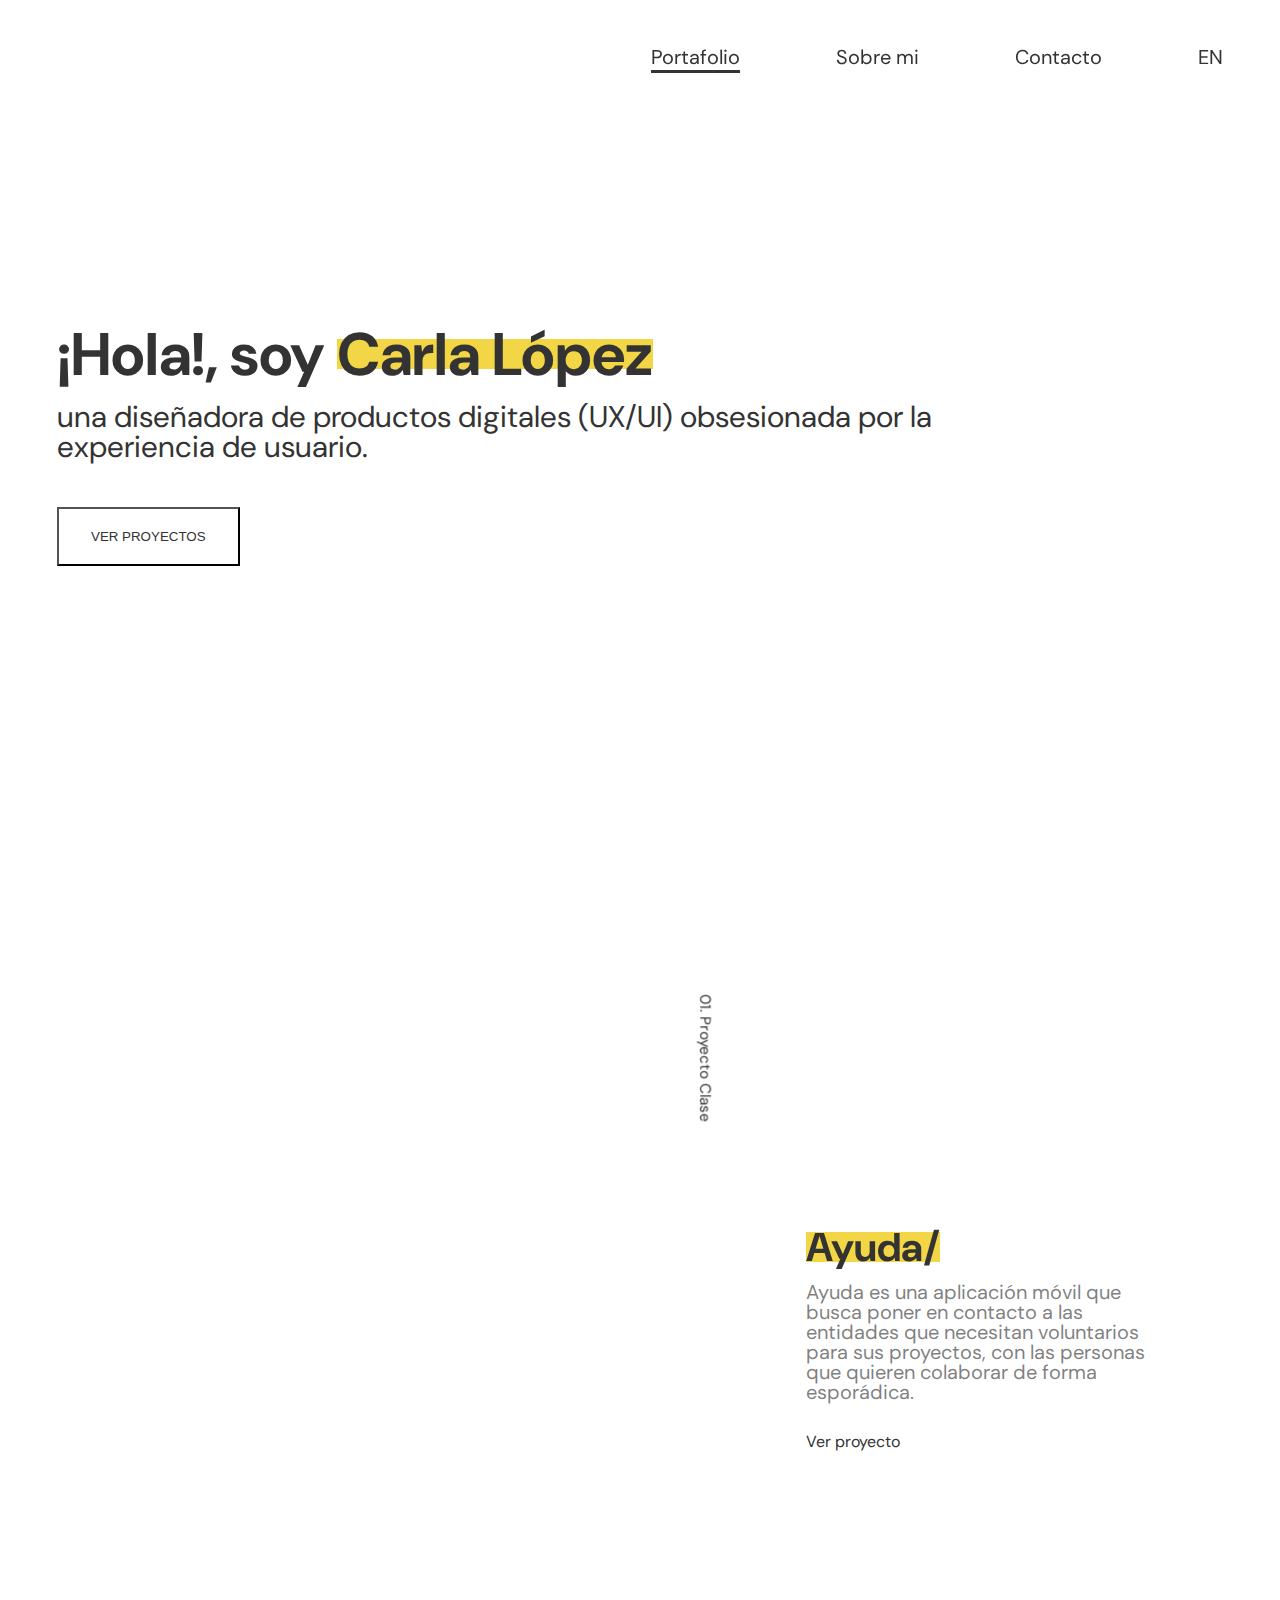
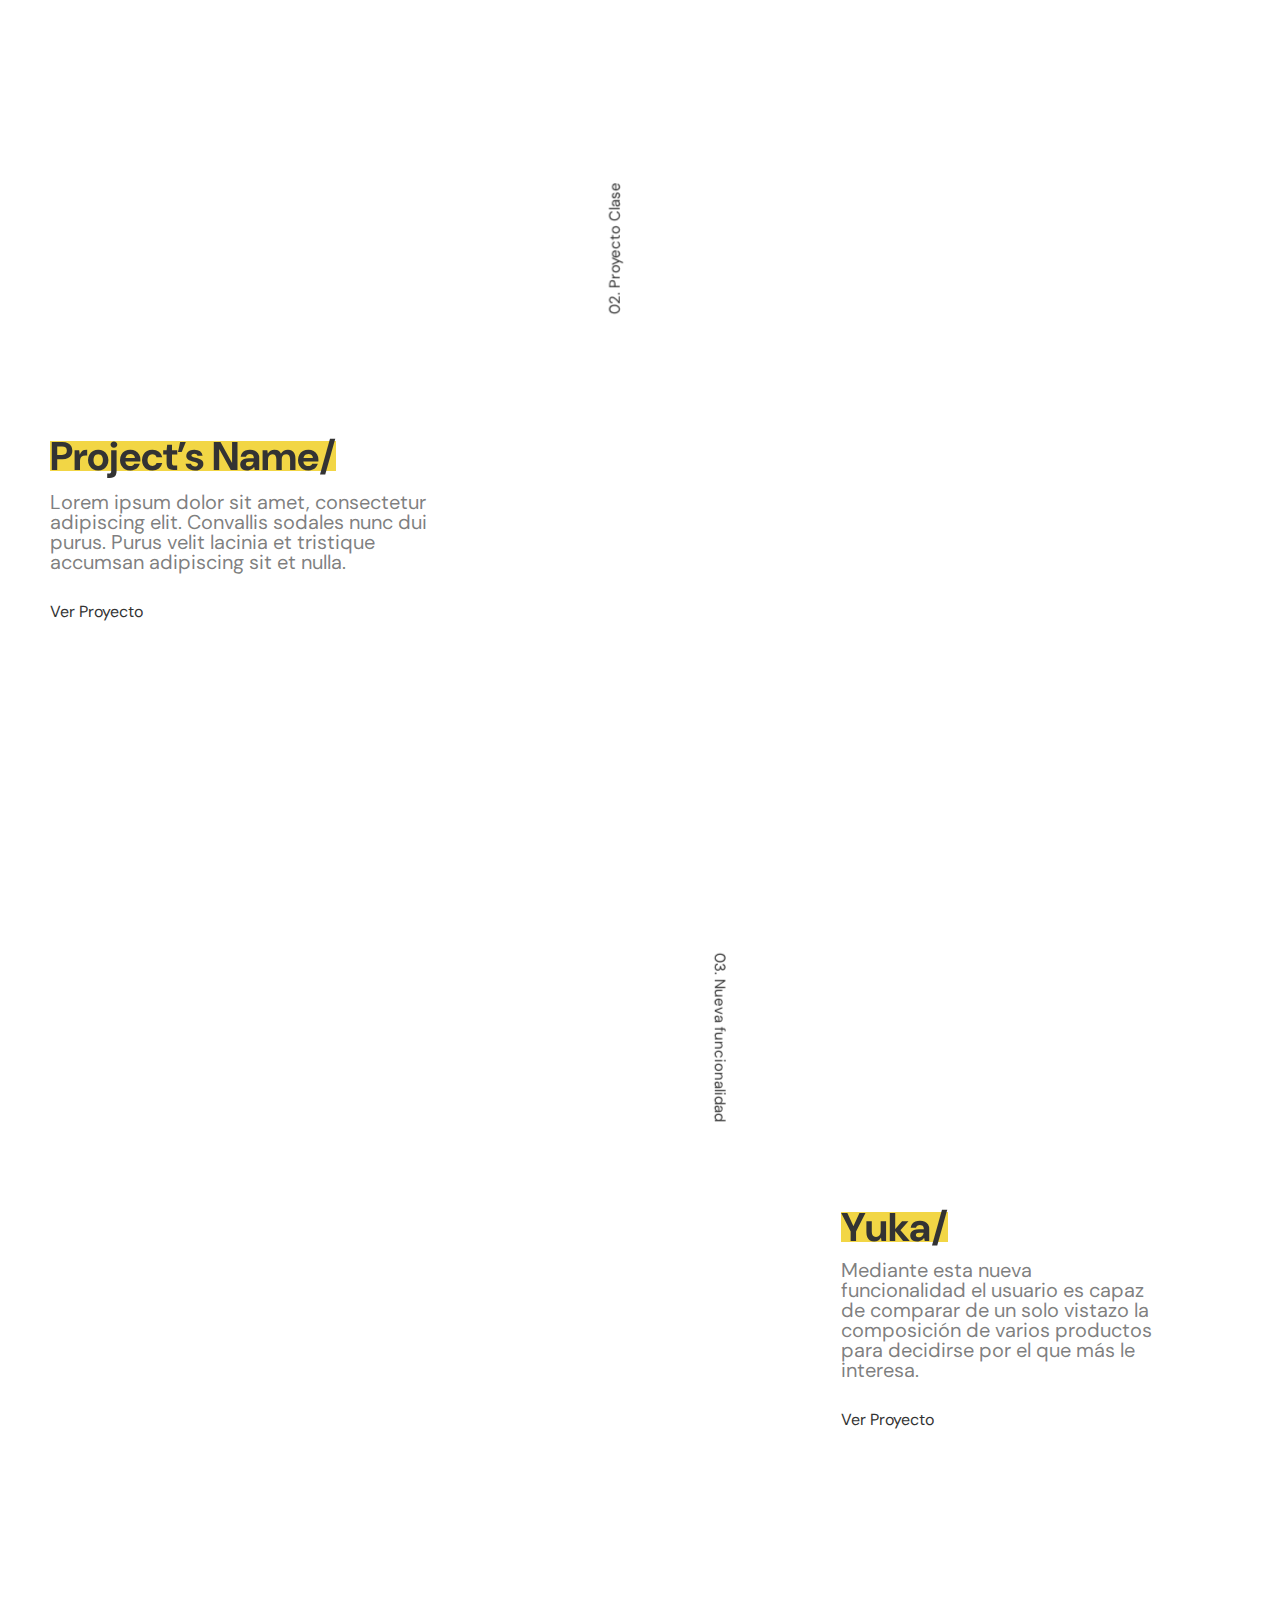
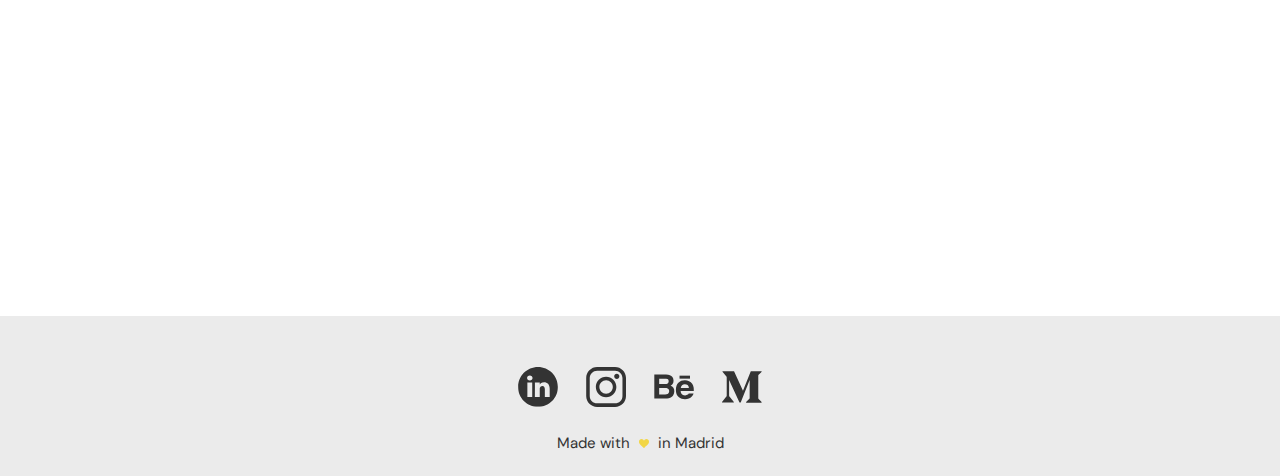
<file: index.html>
<!DOCTYPE html>
<html lang="en">

<head>
  <meta charset="UTF-8">
  <meta name="viewport" content="width=device-width, initial-scale=1.0">
  <title>Carla López</title>
  <link rel="stylesheet" href="css/reset.css">
  <link rel="stylesheet" href="css/style.css">
  <link href="https://fonts.googleapis.com/css2?family=DM+Sans:wght@400;500;700&display=swap" rel="stylesheet">
  <link href="https://unpkg.com/aos@2.3.1/dist/aos.css" rel="stylesheet">
  <script src="https://unpkg.com/aos@2.3.1/dist/aos.js"></script>
</head>

<body>


  <div class="mobile-content">
    <img src="images/Group 37 (2).png" alt="foto carla">
    <div><h1>Actualmente estoy trabajando en la versión móvil de mi portafolio. Si quieres verlo correctamente, accede desde tu ordenador.</h1></div>
  </div>






  <div class="desktop-content">
  <header>
    <nav class="estilo">
      <ul>
        <li><a class="here" href="#">Portafolio</a></li>
        <li><a href="sobre mi.html">Sobre mi</a></li>
        <li><a id=down href="mailto:car13lopez@gmail.com?Subject=¡Trabajemos%20juntos!">Contacto</a></li>
        <li><a id=down href="English.html">EN</a></li>
      </ul>
    </nav>
  </header>

  <main>
    <div class="hello content">
      <div>
        <h1 class="name"> ¡Hola!, soy <span class="deco">Carla López<div class="orange-link"></div></span></h1>
        <h2>una diseñadora de productos digitales (UX/UI) obsesionada por la experiencia de usuario. </h2>
        <div>
          <a href="#first"> <button> VER PROYECTOS
          </button></a>
        </div>
      </div>
      
    </div>

    <section class="projects-container" id="first">
      <div class="project-left">
        <div data-aos="fade-right"
        data-aos-offset="300"
        data-aos-easing="ease-in-sine"><img src="images/1.png" alt="Imagen proyecto 1" class="Project-image"></div>
        <h4 class="roteright">01. Proyecto Clase</h4>
        <div class="project-info">
          <h3> <span class="deco">Ayuda/ <div class="orange-link"></div></span> </h3>
          <p>Ayuda es una aplicación móvil que busca poner en contacto a las entidades que necesitan voluntarios para sus proyectos, con las personas que quieren colaborar de forma esporádica.</p>
            <div class="seemore">
            <a href="#">Ver proyecto</a>
            </div>
        </div>
      </div>
      <div>
        <div class="project-left">
          <div class="project-info">
            <h3> <span class="deco">Project’s Name/ <div class="orange-link"></div></span> </h3>
            <p>Lorem ipsum dolor sit amet, consectetur adipiscing elit. Convallis sodales nunc dui purus. Purus velit
              lacinia et tristique accumsan adipiscing sit et nulla. </p>
            <a href="#">Ver Proyecto</a>
          </div>
          <h4 class="roteleft">02. Proyecto Clase</h4>
          <div data-aos="fade-left"
          data-aos-offset="300"
          data-aos-easing="ease-in-sine">
          <img src="images/Frame 1 (3).png" alt="Imagen proyecto 2" class="Project-image"> </div>
        </div>
      </div>

        <div class="project-left">
          <div data-aos="fade-right"
          data-aos-offset="300"
          data-aos-easing="ease-in-sine"> <img src="images/iPhone 8 Plus YUKA.png" alt="Imagen proyecto 1" class="Project-image"></div>
          <h4 class="roteright leftphoto">03. Nueva funcionalidad</h4>
  
          <div class="project-info">
            <h3> <span class="deco">Yuka/ <div class="orange-link"></div></span></h3>
            <p>Mediante esta nueva funcionalidad el usuario es capaz de comparar de un solo vistazo la composición de varios productos para decidirse por el que más le interesa. </p>
              <div class="see-more">
              <a href="#">Ver Proyecto</a>
              </div>
          </div>
        </div>

    </section>

  </main>
</body>
<footer>
<div class="footer">
  <div class="social-networks">
    <div class=center>
      <a href="https://www.linkedin.com/in/carla-l%C3%B3pez-rodr%C3%ADguez/" target="_blank"> <img id="linkedin" src="images/linkedin 1.svg"></a>
      <a href="https://www.instagram.com/its.carlopez/" target="_blank"> <img id="instagram" src="images/Group.svg"></a>
        <a href="https://www.behance.net/carlopez1" target="_blank"> <img id="behance" src="images/behance.svg"></a>
          <a href="https://medium.com/@car.lopez" target="_blank"> <img id="medium" src="images/medio 1.svg"></a>
    </div>
  </div>
  <div>
    <h4>Made with <svg class="heart" viewBox="0 0 32 29.6">
      <path d="M23.6,0c-3.4,0-6.3,2.7-7.6,5.6C14.7,2.7,11.8,0,8.4,0C3.8,0,0,3.8,0,8.4c0,9.4,9.5,11.9,16,21.2
c6.1-9.3,16-12.1,16-21.2C32,3.8,28.2,0,23.6,0z"></path>
</svg> in Madrid</h4>
  </div>
</div>
</footer>
</div>
<script>
  AOS.init();
</script>
</html>
</file>
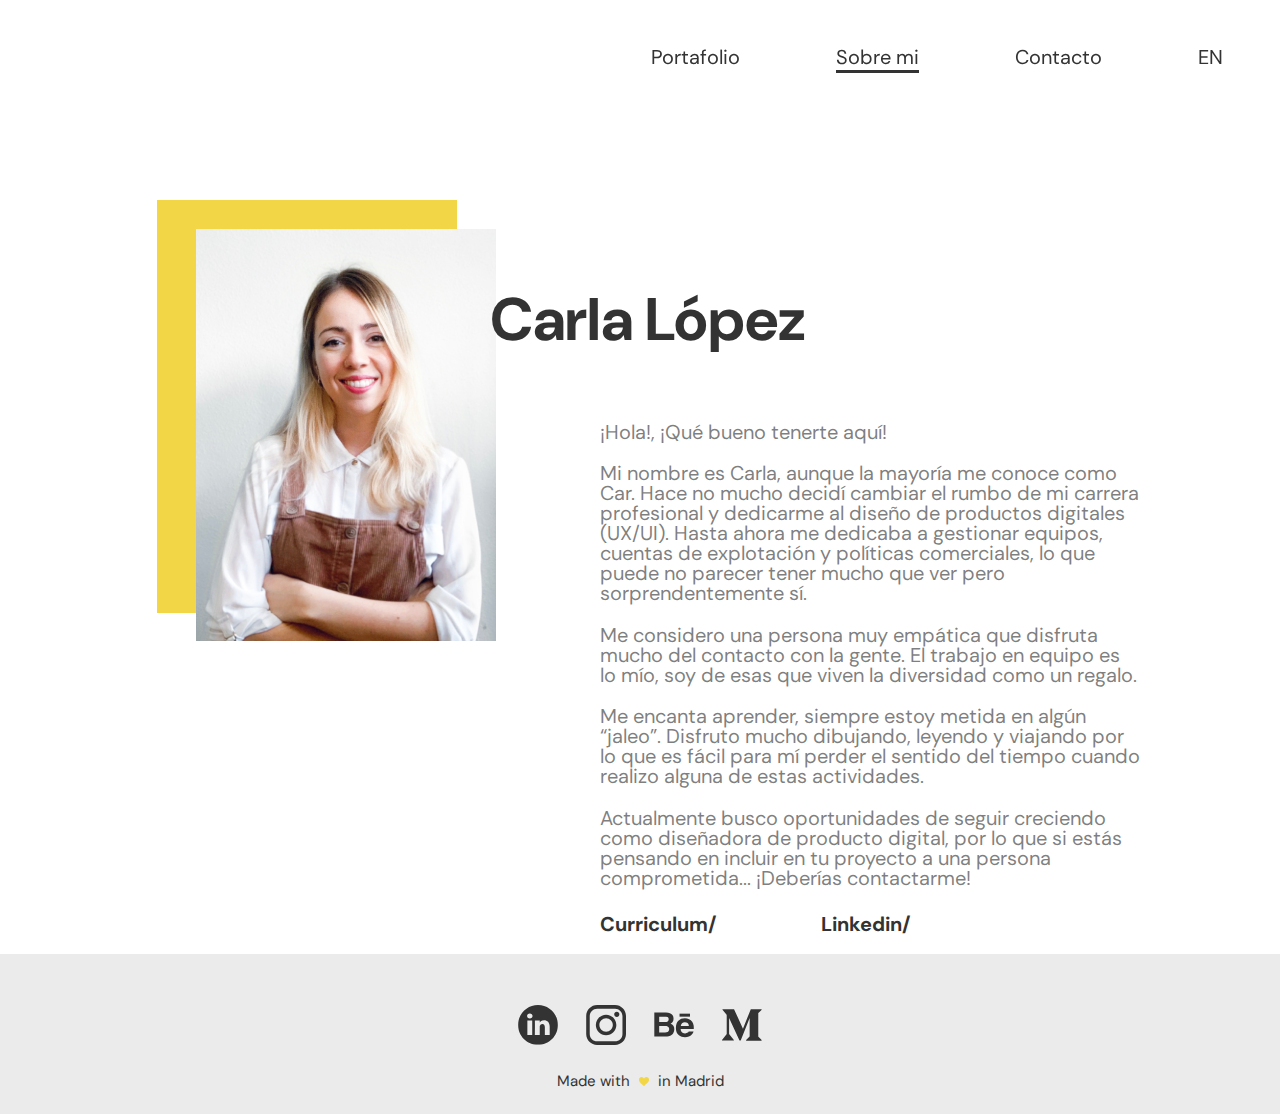
<file: sobre mi.html>
<!DOCTYPE html>
<html lang="en">

<head>
  <meta charset="UTF-8">
  <meta name="viewport" content="width=device-width, initial-scale=1.0">
  <title>Sobre mi</title>
  <link rel="stylesheet" href="css/reset.css">
  <link rel="stylesheet" href="css/style2.css">
  <link href="https://fonts.googleapis.com/css2?family=DM+Sans:wght@400;500;700&display=swap" rel="stylesheet">
</head>

<body>
  <header>
    <nav class="estilo">
      <ul>
        <li><a href="index.html">Portafolio</a></li>
        <li><a class="here" href="sobre mi.html">Sobre mi</a></li>
        <li><a id=down href="mailto:car13lopez@gmail.com?Subject=¡Trabajemos%20juntos!">Contacto</a></li>
        <li><a id=down href="English.html">EN</a></li>
      </ul>
    </nav>
  </header>
  <main>
<section class="description">
      <div class="container">
      <img id="yo" src="images/Group 37 (2).png" alt="foto carla">
<div class="textimage"><h1 class="name">Carla López</h1></div>
<div class="aboutme">
<p>¡Hola!, ¡Qué bueno tenerte aquí!</p>
   <p>Mi nombre es Carla, aunque la mayoría me conoce como Car. Hace no mucho decidí cambiar el rumbo de mi carrera profesional y dedicarme al diseño de productos digitales (UX/UI). Hasta ahora me dedicaba a gestionar equipos, cuentas de explotación y políticas comerciales, lo que puede no parecer tener mucho que ver pero sorprendentemente sí.</p>
    
    <p>Me considero una persona muy empática que disfruta mucho del contacto con la gente. El trabajo en equipo es lo mío, soy de esas que viven la diversidad como un regalo.</p>
    
    <p>Me encanta aprender, siempre estoy metida en algún “jaleo”. Disfruto mucho dibujando, leyendo y viajando por lo que es fácil para mí perder el sentido del tiempo cuando realizo alguna de estas actividades.</p>
    
    <p>Actualmente busco oportunidades de seguir creciendo como diseñadora de producto digital, por lo que si estás pensando en incluir en tu proyecto a una persona comprometida... ¡Deberías contactarme!</p>
</div>    
</div>
</div>
</section>
<a class="links" href="images/Resume.pdf" target="_blank">Curriculum/</a>
<a class="links separacion" href="https://www.linkedin.com/in/carla-l%C3%B3pez-rodr%C3%ADguez/" target="_blank">Linkedin/</a>
  </main>
</body>

<footer>
<div class="footer">
  <div class="social-networks">
    <div class=center>
      <a href="https://www.linkedin.com/in/carla-l%C3%B3pez-rodr%C3%ADguez/" target="_blank"> <img id="linkedin" src="images/linkedin 1.svg"></a>
      <a href="https://www.instagram.com/its.carlopez/" target="_blank"> <img id="instagram" src="images/Group.svg"></a>
        <a href="https://www.behance.net/carlopez1" target="_blank"> <img id="behance" src="images/behance.svg"></a>
          <a href="https://medium.com/@car.lopez" target="_blank"> <img id="medium" src="images/medio 1.svg"></a>
    </div>
  </div>
  <div>
    <h4>Made with <svg class="heart" viewBox="0 0 32 29.6">
      <path d="M23.6,0c-3.4,0-6.3,2.7-7.6,5.6C14.7,2.7,11.8,0,8.4,0C3.8,0,0,3.8,0,8.4c0,9.4,9.5,11.9,16,21.2
c6.1-9.3,16-12.1,16-21.2C32,3.8,28.2,0,23.6,0z"></path>
</svg> in Madrid</h4>
  </div>
</div>
</footer>

</html>
</file>
<file: css/style.css>
* {
    box-sizing: border-box;
  }

.content{
    margin: 0% auto;
    width: 1166px;
}

nav {
    font-style: normal;
    font-size: 20px;
    padding: 20px 40px 20px 40 px;
    display: flex;
    justify-content: flex-end;
    align-items: center;
    position: fixed;
    max-width: 1166px;
    top: 0;
    left:0;
    right:0;
    width: 100%;
    margin: 0 auto;
    /*width: 1166px; */

}

nav ul a {
    margin-left: 96px;

}

ul {
    display: flex;
    flex-direction: row;
    margin-top: 4%;
}

a{ color:#333333;
    text-decoration:none
}

a:hover {
    color: #b1b1b1;
  }

.here{
    text-decoration: none; 
    border-bottom: 3px solid #333333;


  }
.name {
    font-size: 60px;
    font-weight: 700;
    line-height: 40px;
}

.deco {
    position:relative;
    line-height: 30px;
}

h2{font-size: 30px;
    font-weight: 400;
    width: 900px;
    margin-top: 3%;
    margin-bottom: 5%;

}

.project-left {
    display: flex;
    align-items: center;
    margin-bottom: 160px;
  }
  .project-right {
    display: flex;
    align-items: center;
    margin-bottom: 160px;
  }

.projects-container {
    padding: 32px 0px;
  }
  
  
.project-image {
    width: 40%;
    margin-left: 160px;
  }
  
.project-info {
    width: 60%;
    padding-left: 50px;
    padding-right: 120px;
  }
.project-info p{
    margin-bottom: 32px;
}

body{font-family: 'DM Sans', sans-serif;
    color:#333333;
    
}

p{
    font-size: 20px;
    margin-top: 4%;
    font-weight: 400;
    color: #3333339f;
}


h3{font-size: 40px;
    margin-bottom: 2%;
    font-weight: 700;
}

h4{text-align: center;
    font-size: 15px;
    padding-bottom: 2%;
}

#linkedin {
    width: 40px;
    height: 40px;
    margin-right: 24px;
   
}
#instagram {
    width: 40px;
    height: 40px;
    margin-right: 24px;
 
}
#medium {
    width: 40px;
    height: 40px;

}

#behance {
    width: 40px;
    height: 40px; 
    margin-right: 24px;
}

.center{
    margin: 0% auto;
    width: 900px;
}

.social-networks{
    text-align: center;
    margin-bottom: 2%;
}

  button{
    padding: 20px 32px;
    text-align: center;
    background-color: white;
    color:#333333;
    outline:none;
  }
  button:hover{
    color:#333333;
    border: #b1b1b149;
    outline: #b1b1b149;
    background-color:#b1b1b149;
}

  .hello{
      display:flex;
      align-items: center;
      height: 100vh;
  }

  .footer{
    background-color:#EBEBEB;
    padding-top: 4%;
  }
  

  .roteleft{
    transform: rotate(270deg)translateX(280px);;
    white-space: nowrap;
    text-align: left;
}
    .roteright{
    display:flex;
    transform: rotate(90deg) translateX(-280px);
    white-space: nowrap;
    align-items: initial;
}

.heart {
    fill:#F2D645;
    position: relative;
    top: 0px;
    width: 10px;
    animation: pulse 1s ease infinite;
    margin-left: 5px;
    margin-right: 5px;
}

@keyframes pulse {
    0% { transform: scale(1); }
    50% { transform: scale(1.5); }
    100% { transform: scale(1); }
  }  


  .orange-link {
    position: absolute;
    width: 100%;
    left:0;
    right:0;
    z-index: -1;
    background-color:#f2d645;
    top: 50%;
    transform: translate(0,-50%);
    height: 30px;
}

.leftphoto{
    flex:display;
    text-align: left;
}

.mobile-content {
    display: none;
  }

@media only screen and (max-width: 415px) {
    h1, h2 {
      font-size: 20px;
      line-height: 28px;
      width: 90%;
    }
    img{width: 60%;
    }
    
    .desktop-content {
      display: none;
    }
  
    .mobile-content {
      display: flex;
      justify-content: center;
      align-items: center;
      height: 100vh;
    }
  }
​
@media only screen and (min-width: 415px) and (max-width: 768px) {
  
}
​
@media only screen and (min-width: 769px) and (max-width: 1024px) {
  
}
​
@media only screen and (min-width: 1025px) and (max-width: 1440px) {
  
}
​
@media only screen and (min-width: 1441px) {
    body {
      max-width: 1440px;
      margin: auto;
    }
  }
}
</file>
<file: css/style2.css>
* {
    box-sizing: border-box;
  }

.content{
    margin: 0% auto;
    width: 1166px;
}

nav {
    font-style: normal;
    font-size: 20px;
    padding: 20px 40px 20px 40 px;
    display: flex;
    justify-content: flex-end;
    align-items: center;
    position: fixed;
    max-width: 1166px;
    top: 0;
    left:0;
    right:0;
    width: 100%;
    margin: 0 auto;
    /*width: 1166px; */

}

nav ul a {
    margin-left: 96px;

}

ul {
    display: flex;
    flex-direction: row;
    margin-top: 4%;
}

a{ color:#333333;
    text-decoration:none
}

a:hover {
    color: #b1b1b1;
  }

.here{
    text-decoration: none; 
    border-bottom: 3px solid #333333;


  }
.name {
    font-size: 60px;
    font-weight: 700;
    line-height: 40px;
}


h2{font-size: 30px;
    font-weight: 400;
    width: 900px;
    margin-top: 3%;
    margin-bottom: 5%;

}


body{
    font-family: 'DM Sans', sans-serif;
    color:#333333;   
}

p{
    font-size: 20px;
    margin-top: 4%;
    font-weight: 400;
    color: #3333339f;
}


h3{font-size: 40px;
    margin-bottom: 2%;
    font-weight: 700;
}

h4{text-align: center;
    font-size: 15px;
    padding-bottom: 2%;
}

#linkedin {
    width: 40px;
    height: 40px;
    margin-right: 24px;
   
}
#instagram {
    width: 40px;
    height: 40px;
    margin-right: 24px;
 
}
#medium {
    width: 40px;
    height: 40px;

}

#behance {
    width: 40px;
    height: 40px; 
    margin-right: 24px;
}

.center{
    margin: 0% auto;
    width: 900px;
}

.social-networks{
    text-align: center;
    margin-bottom: 2%;
}

  button{
    padding: 20px 32px;
    text-align: center;
    background-color: white;
    color:#333333;
  }

  .hello{
      display:flex;
      align-items: center;
      height: 100vh;
  }

  .footer{
    background-color:#EBEBEB;
    padding-top: 4%;
  }
  

  .roteleft{
    transform: rotate(270deg);
    white-space: nowrap;
    text-align: left;
}
    .roteright{
display:flex;
    transform: rotate(90deg);
    white-space: nowrap;
    align-items: initial;
}

.heart {
    fill:#F2D645;
    position: relative;
    top: 0px;
    width: 10px;
    animation: pulse 1s ease infinite;
    margin-left: 5px;
    margin-right: 5px;
}

@keyframes pulse {
    0% { transform: scale(1); }
    50% { transform: scale(1.5); }
    100% { transform: scale(1); }
  }  


.textimage{
    position: absolute;
    top: 300px;
    left: 490px;
  }

.aboutme{
    position: absolute;
    top: 400px;
    left: 600px;
    right:140px;
}

.container {
    margin: 0 auto;
    width: 1166px;
}

#yo {
    margin-left: 100px;
    margin-bottom: 250px;
}

.description { 
    margin-top: 200px;
}

.links{
    font-size: 20px;
    font-weight: 700;
    margin-left: 600px;
    line-height: 60px;
}
.separacion{
    margin-left: 100px;
}
</file>
